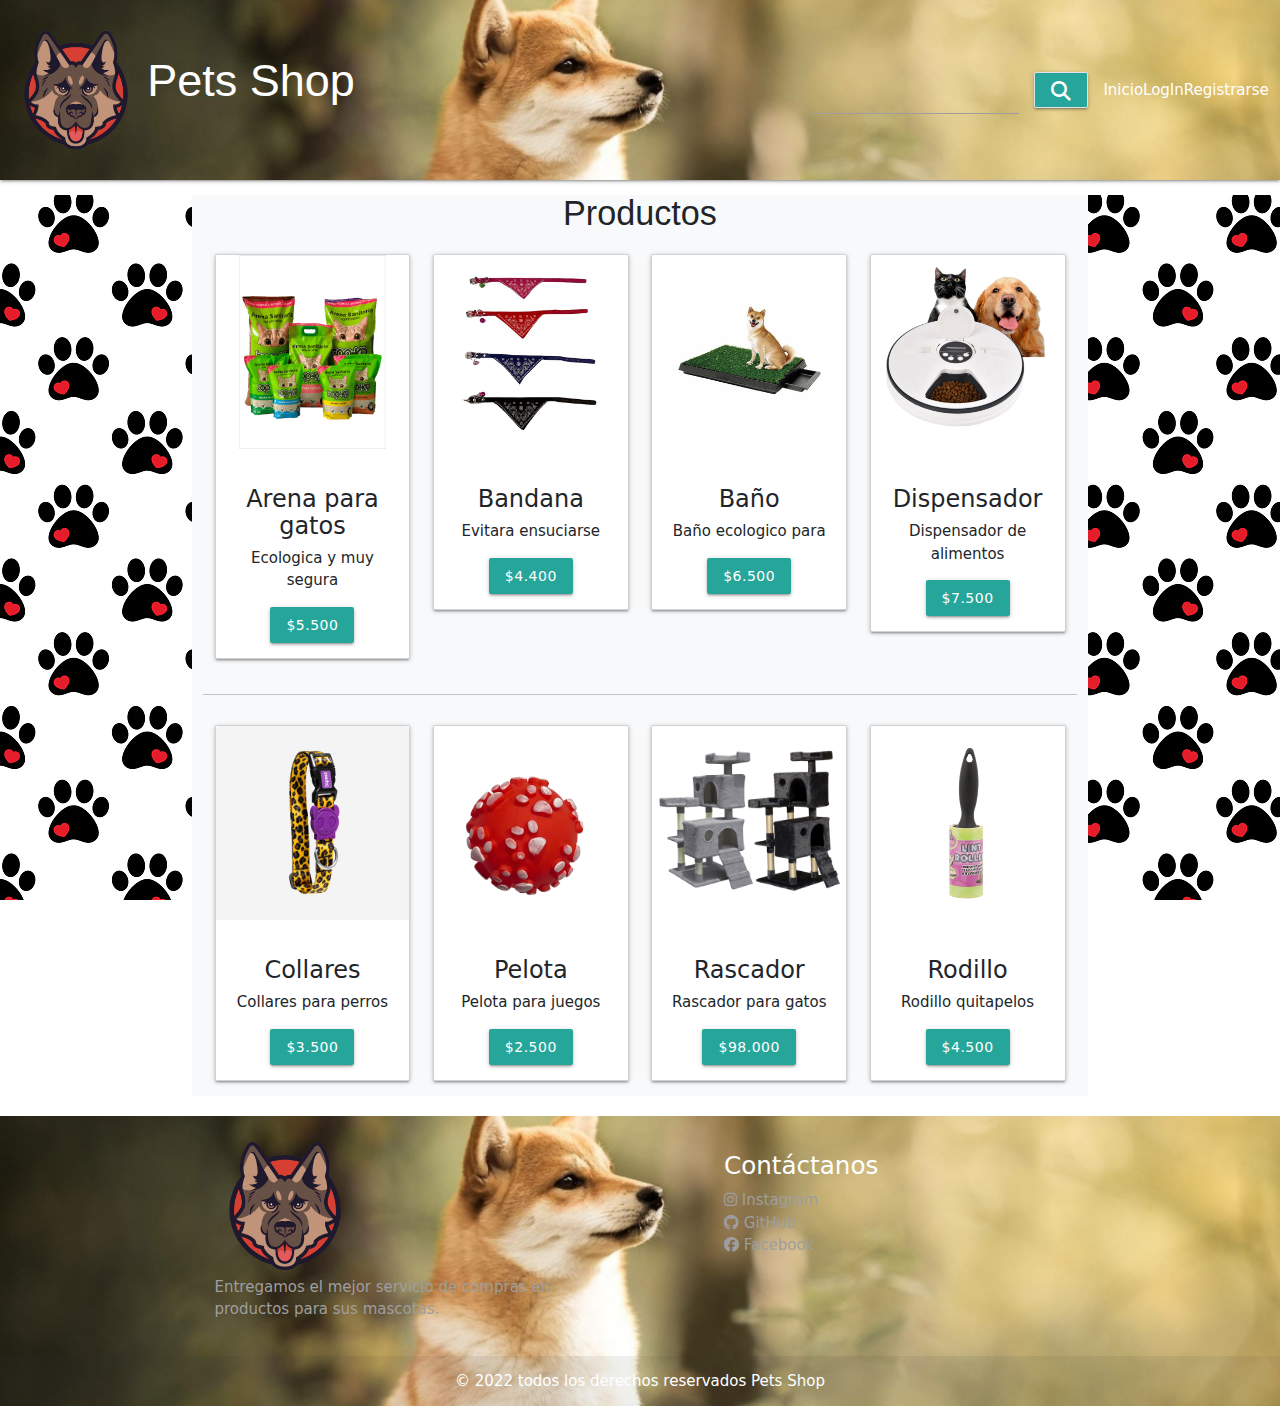
<file: index.html>
<!DOCTYPE html>
<html lang="en">
<head>
    <meta charset="UTF-8">
    <meta http-equiv="X-UA-Compatible" content="IE=edge">
    <meta name="viewport" content="width=device-width, initial-scale=1.0">
    <title>Mascotas</title>

  <!-- Latest compiled and minified CSS -->
  <link href="https://cdn.jsdelivr.net/npm/bootstrap@5.1.3/dist/css/bootstrap.min.css" rel="stylesheet">

  <link rel="stylesheet" href="https://cdnjs.cloudflare.com/ajax/libs/font-awesome/6.1.1/css/all.min.css">
  <link rel="stylesheet" href="css/style.css">

  <!-- jQuery library -->
  <script src="https://cdn.jsdelivr.net/npm/jquery@3.6.0/dist/jquery.slim.min.js"></script>




  <link href="https://fonts.googleapis.com/icon?family=Material+Icons" rel="stylesheet">
  <link href="css/materialize.css" type="text/css" rel="stylesheet" media="screen,projection" />
  <link href="css/style.css" type="text/css" rel="stylesheet" media="screen,projection" />
</head>
<body> 

  <nav class="nav-wraper navbar " style="min-height: 180px;">
    <div class="container-fluid">
      <a class="navbar-brand " href="#">
        <img src="img/Logo_Mascota-removebg-preview.png" alt="" width="130"> <span class="titulo-pagina">Pets Shop</span>
      </a>
      

      <a href="#" class="sidenav-trigger" data-target="mobile-links">
        <i class="fa-solid fa-bars"></i>
      </a>
      <ul class="right hide-on-med-and-down">
        <li class=""> <input class="text" type="text" placeholder="">
        </li>
        <li>
          <a class="btn btn-success border " href="#"> <i class="fa-solid fa-magnifying-glass"></i></a>
        </li>
        <li class="">
          <a class="nav-link text-white" href="#">Inicio</a>
        </li>
        <li class="">
          <a class="nav-link text-white" href="#" data-toggle="modal" data-target="#modallogin">LogIn</a>
        </li>
        <li class="">
          <a class="nav-link text-white" href="#" data-toggle="modal" data-target="#modalRegistro">Registrarse</a>
        </li>
      </ul>
    </div>
  </nav>

  <ul class="sidenav teal lighten-4 " id="mobile-links">

    <li class="">
    </li>


    <li>
      <div class="row">
        <form class="col s12">
          <div class="row">
            <div class="input-field col s6">
              <i class="material-icons prefix">search</i>
              <textarea id="icon_prefix2" class="materialize-textarea"></textarea>
              <label for="icon_prefix2">Busqueda</label>
            </div>
          </div>
        </form>
      </div>

      </div>

    </li>


    
    <li>
      <a class="nav-link text-black text-center" href="#" data-toggle="modal" data-target="#modallogin">LogIn</a>
    </li>

  </ul>

    <!-- Termino Navbar-->
    <div id="fondo">
      <div class="container bg-light ">
        <div class="row mt-3 text-center">
          <h4 style="font-family: 'Franklin Gothic Medium', 'Arial Narrow', Arial, sans-serif;">Productos</h4>
            <div class="col-sm-3">
                <div class="card adapt">
                    <img class="card-img-top" src="img/arena para gatos.png" alt="Card image">
                    <div class="card-body">
                      <h4 class="card-title">Arena para gatos</h4>
                      <p class="card-text">Ecologica y muy segura</p>
                      <a href="#" class="btn btn-primary">$5.500</a>
                    </div>
                  </div>
            </div>
            <div class="col-sm-3">
                <div class="card adapt">
                    <img class="card-img-top" src="img/baberos.jpg" alt="Card image">
                    <div class="card-body">
                      <h4 class="card-title">Bandana </h4>
                      <p class="card-text">Evitara ensuciarse</p>
                      <a href="#" class="btn btn-primary">$4.400</a>
                    </div>
                  </div>

            </div>
            <div class="col-sm-3">
                <div class="card adapt">
                    <img class="card-img-top" src="img/Baño ecologico para perros.jpg" alt="Card image" >
                    <div class="card-body">
                      <h4 class="card-title">Baño</h4>
                      <p class="card-text">Baño ecologico para </p>
                      <a href="#" class="btn btn-primary">$6.500</a>
                    </div>
                  </div>
            </div>
            <div class="col-sm-3">
                <div class="card adapt">
                    <img class="card-img-top" src="img/dispensador de alimentos.jpg" alt="Card image">
                    <div class="card-body">
                      <h4 class="card-title">Dispensador</h4>
                      <p class="card-text">Dispensador de alimentos</p>
                      <a href="#" class="btn btn-primary">$7.500</a>
                    </div>
                  </div>
            </div>

        </div>
        <hr>
        <div class="row mt-4 text-center">
            <div class="col-md-3 ">
                <div class="card adapt">
                    <img class="card-img-top" src="img/HONEY COLLAR DOG 001.jpg" alt="Card image">
                    <div class="card-body">
                      <h4 class="card-title">Collares</h4>
                      <p class="card-text">Collares para perros</p>
                      <a href="#" class="btn btn-primary">$3.500</a>
                    </div>
                  </div>
            </div>
            <div class="col-md-3">
                <div class="card adapt">
                    <img class="card-img-top" src="img/pelotita para perros.png" alt="Card image">
                    <div class="card-body">
                      <h4 class="card-title">Pelota</h4>
                      <p class="card-text">Pelota para juegos</p>
                      <a href="#" class="btn btn-primary">$2.500</a>
                    </div>
                  </div>

            </div>
            <div class="col-md-3">
                <div class="card adapt">
                    <img class="card-img-top" src="img/rascador para gatos.jpg" alt="Card image">
                    <div class="card-body">
                      <h4 class="card-title">Rascador</h4>
                      <p class="card-text">Rascador para gatos</p>
                      <a href="#" class="btn btn-primary">$98.000</a>
                    </div>
                  </div>
            </div>
            <div class="col-md-3 ">
                <div class="card adapt">
                    <img class="card-img-top" src="img/rodillo quitapelos.jpg" alt="Card image">
                    <div class="card-body">
                      <h4 class="card-title">Rodillo</h4>
                      <p class="card-text">Rodillo quitapelos</p>
                      <a href="#" class="btn btn-primary">$4.500</a>
                    </div>
                  </div>
            </div>
        </div>
    </div>
  </div> <!--Termino del fondo-->
    
    <!-- INICIO login-->
    <div class="modal teal lighten-5" id="modallogin">
      <div class="modal-dialog teal lighten-2">
        <div class="modal-content">
    
          <!-- Modal Header login-->
          <div class="modal-header">
            <h4 class="modal-title">LogIn</h4>
            
          </div>
    
          <!-- Modal body login -->
          <div class="modal-body text-center">
              <img src="img/user.png" alt="50" width="130" >
              <form action="user.html" method="get">
  
                <div class="form-group">
                  <label for="txtUser"><h4></h2></label>
                  <input type="text" placeholder="Usuario" class="form-control" name="txtUser" id="txtUser">
                </div>
                <div class="form-group">   
                  <label for="txtUser"></label>
                  <input type="text" placeholder="Contraseña" class="form-control" name="txtUser" id="txtUser">
                </div>
                
                <div>

                  
                <!-- <button href="index.html"  type="button" class="btn" data-target="modal">Ingresar</button>-->
                <a href="user.html" class="btn">Ingresar</a>

                </div>
               
              </form>
          </div>
    
          <!-- Modal footer Login -->
          <div class="modal-footer">
            <a href="#" style="padding-right: 155px;">Olvido su Contraseña?</a>
            <button type="button" class="btn btn-danger" data-dismiss="modal">Cerrar</button>
          </div>
        </div>
      </div>
    </div>


    <!-- INICIO Registro-->
  <div class="modal" id="modalRegistro">
    <div class="modal-dialog">
      <div class="modal-content">
  
        <!-- Modal Header Registro-->
        <div class="modal-header">
          <h4 class="modal-title">Registro</h4>
          <button type="button" class="close" data-dismiss="modal">&times;</button>
        </div>
  
        <!-- Modal body Registro -->
        <div class="modal-body" id="imgres">
            <img src="img/grupo.png"  alt="50" width="180" >
            <form">

            <div class="form-group mt-3">
              <label for="txtUser">Rut</label>
              <input type="text" placeholder="ej:13345544-6" class="form-control" name="txtUser" id="txtUser">
            </div>
              <div class="form-group mt-3">
                <label for="txtUser">Nombre</label>
                <input type="text" placeholder="ej:james" class="form-control" name="txtUser" id="txtUser">
              </div>
              <div class="form-group">   
                <label for="txtUser">Apellido:</label>
                <input type="text" placeholder="ej:garcia" class="form-control" name="txtUser" id="txtUser">
              </div>
              <div class="form-group">
                <label for="txtUser">Email:</label>
                <input type="text" placeholder="ej:usu.1@gmail.com" class="form-control" name="txtUser" id="txtUser">
              </div>
              <div class="form-group">
                <label for="txtUser">Direccion:</label>
                <input type="text" placeholder="ej:usu.1@gmail.com" class="form-control" name="txtUser" id="txtUser">
              </div>
              <div class="form-group">
                <label for="txtUser">Usuario:</label>
                <input type="text" placeholder="ej:usuario1" class="form-control" name="txtUser" id="txtUser">
              </div>
              <div class="form-group">
                <label for="txtUser">Contraseña:</label>
                <input type="text" placeholder="ej:usuario1234gh" class="form-control" name="txtUser" id="txtUser">
              </div>     
              </form>
              </div>
              <div>

                <button type="button" class="btn btn-success" data-target="modal">Registrar</button>
                <button type="button" class="btn btn-info" data-target="modal">Editar</button>

              </div>
             
            </form>
        </div>
  
        <!-- Modal footer Registro -->
        <div class="modal-footer">
          <button type="button" class="btn btn-danger" data-dismiss="modal">Cerrar</button>
        </div>
      </div>
    </div>
  </div>



      <!-- Footer-->
<footer class="page-footer teal lighten-4">
          <div class="container ">
            <div class="row">
              <div class="col l6 s12">
                <img src="img/Logo_Mascota-removebg-preview.png" alt="" width="140">
                <p class="grey-text text-white"> Entregamos el mejor servicio de compras en productos para sus mascotas. </p>
              </div>
              <div class="col l4 offset-l2 s12">
                <h5 class="white-text">Contáctanos</h5>
                <ul class="">
                  <li>
                    <a class="grey-text" href="#!"><i class="fa-brands fa-instagram"></i> Instagram</a>
                  </li>
                  <li><a class="grey-text text-white" href="https://github.com/JaimeAndresG/PGY004"><i class="fa-brands fa-github"></i> GitHub</a>
                  </li>
                  <li><a class="grey-text text-white" href="#!"><i class="fa-brands fa-facebook"></i> Facebook</a>
                  </li>
                </ul>
              </div>
            </div>
          </div>
          <div class="footer-copyright text-black">
            <div class="container text-center text-white">
            © 2022 todos los derechos reservados Pets Shop
            </div>
          </div>
        </footer>


<!-- Latest compiled JavaScript -->
<script src="https://cdn.jsdelivr.net/npm/bootstrap@4.6.1/dist/js/bootstrap.bundle.min.js"></script>



<!--  Scripts-->
<script src="https://code.jquery.com/jquery-2.1.1.min.js"></script>
<script src="js/materialize.js"></script>
<script src="js/init.js"></script>

</body>
</html>
</file>
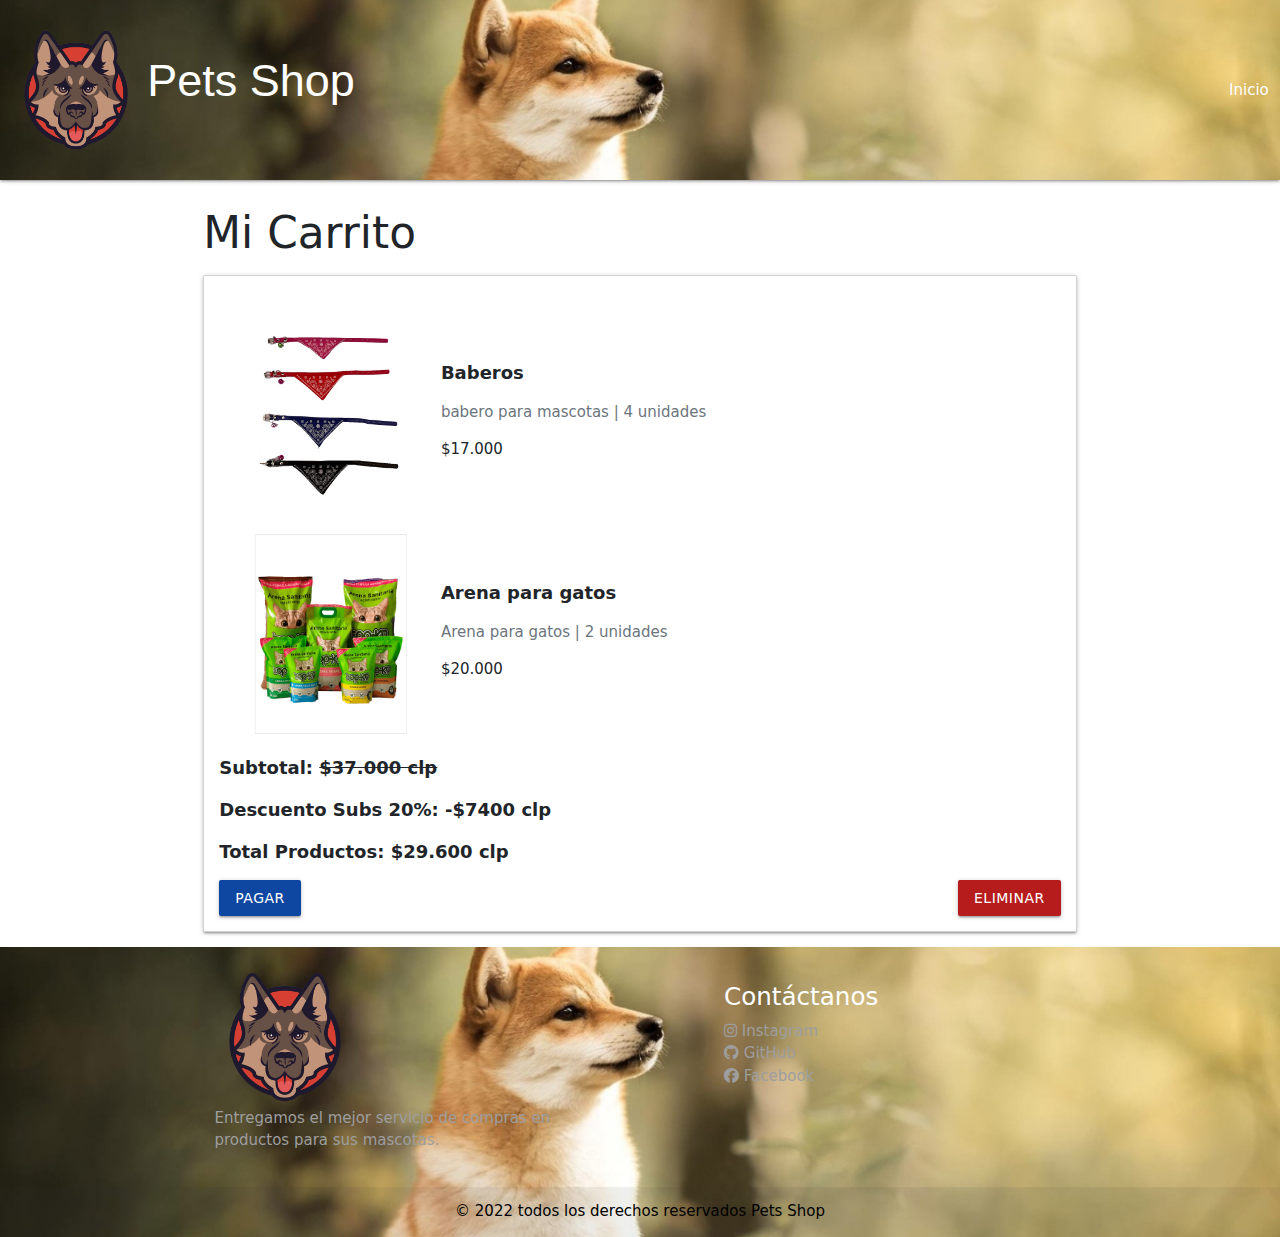
<file: carrito.html>
<!DOCTYPE html>
<html lang="en">
<head>
    <meta charset="UTF-8">
    <meta http-equiv="X-UA-Compatible" content="IE=edge">
    <meta name="viewport" content="width=device-width, initial-scale=1.0">
    <title>Carrito</title>
    <!-- Latest compiled and minified CSS -->
  <link href="https://cdn.jsdelivr.net/npm/bootstrap@5.1.3/dist/css/bootstrap.min.css" rel="stylesheet">

  <link rel="stylesheet" href="https://cdnjs.cloudflare.com/ajax/libs/font-awesome/6.1.1/css/all.min.css">
  <link rel="stylesheet" href="css/style.css">

  <!-- jQuery library -->
  <script src="https://cdn.jsdelivr.net/npm/jquery@3.6.0/dist/jquery.slim.min.js"></script>




  <link href="https://fonts.googleapis.com/icon?family=Material+Icons" rel="stylesheet">
  <link href="css/materialize.css" type="text/css" rel="stylesheet" media="screen,projection" />
  <link href="css/style.css" type="text/css" rel="stylesheet" media="screen,projection" />

</head>
<body>
    <nav class="nav-wraper navbar " style="min-height: 180px;">
    <div class="container-fluid">
      <a class="navbar-brand " href="#">
        <img src="img/Logo_Mascota-removebg-preview.png" alt="" width="130"> <span class="titulo-pagina">Pets Shop</span>
      </a>
      

      <a href="#" class="sidenav-trigger" data-target="mobile-links">
        <i class="fa-solid fa-bars"></i>
      </a>
      <ul class="right hide-on-med-and-down">
    
        <li class="">
          <a class="nav-link text-white" href="user.html">Inicio</a>
        </li>
        
      </ul>
      
    </div>
  </nav>

  <ul class="sidenav teal lighten-4 " id="mobile-links">
    <li>
      <div class="chip">
        <img src="img/user.png" alt="Contact Person">
        Usuario Apellido
      </div>
    </li>

    <li >
      <a  class="nav-link "href="carrito.html"> Mi carrito <i class="fa-solid fa-cart-shopping"   ></i></a>
    </li>
    <li>
      <a class="nav-link " href="perfil.html"><i class="fa-solid fa-house"></i> Mi Perfil </i></a>
    </li>
    <li>
      <a class="nav-link " href="compras.html"><i class="fa-solid fa-bag-shopping"></i> Mis compras </i></a>
    </li>
    <li>
      <a class="nav-link " href="#"><i class="fa-solid fa-heart"></i> Mis favoritos </a>
    </li>
    <li class=""  >
      <a class="nav-link " href="user.html" >Tienda</a>
  </li>
    
    
    </div>

    <li>
      <div class="row">
        <form class="col s12">
          <div class="row">
            <div class="input-field col s6">
              <i class="material-icons prefix">search</i>
              <textarea id="icon_prefix2" class="materialize-textarea"></textarea>
              <label for="icon_prefix2">Busqueda</label>
            </div>
          </div>
        </form>
      </div>

      </div>

    </li>
    
    <li>
      <a class="nav-link "href="index.html"><i class="fa-solid fa-arrow-right-from-bracket"></i> Cerrar sesión </i></a>
    </li>

  </ul>

  <!--FIn navbar-->
<div class="container mt-4">
    <h3>Mi Carrito</h3>
    <div class="card">
        <div class="card-body">
            <h4 class="card-title"><p class="compra-title2"></p></h4>
            <div class="row">
                <div class="col-sm-3"><img class="imgcompra"
                        src="img/baberos.jpg"></div>
                <div class="col-sm-9">
                    <p class="card-text compra-texto mt-5">
                        Baberos
                    </p>
                    <p class="text-secondary">  babero para mascotas | 4 unidades</p>
                    <p>$17.000</p>
                </div>
    
            </div>

            <div class="row">
                <div class="col-sm-3"><img class="imgcompra"
                        src="img/arena para gatos.png"></div>
                <div class="col-sm-9">
                    <p class="card-text compra-texto mt-5">
                        Arena para gatos
                    </p>
                    <p class="text-secondary">  Arena para gatos | 2 unidades</p>
                    <p>$20.000</p>
                </div>
    
            </div>
                
    
    
            <p class="compra-texto">Subtotal: <strike> $37.000 clp</strike></p>
            <p class="compra-texto">Descuento Subs 20%: -$7400  clp</p>
            <p class="compra-texto">Total Productos: $29.600  clp</p>

            <div>

                
              </div>

            <div class="d-flex justify-content-between">
                <button type="button" class="btn blue darken-4" data-target="modal">Pagar</button>
                <a href="#" class="btn red darken-4">Eliminar</a>

            </div>
    
        </div>
    </div>

    
</div>

  <!-- Footer-->
<footer class="page-footer teal lighten-4">
    <div class="container ">
      <div class="row">
        <div class="col l6 s12">
          <img src="img/Logo_Mascota-removebg-preview.png" alt="" width="140">
          <p class="grey-text text-white"> Entregamos el mejor servicio de compras en productos para sus mascotas. </p>
        </div>
        <div class="col l4 offset-l2 s12">
          <h5 class="white-text">Contáctanos</h5>
          <ul class="">
            <li>
              <a class="grey-text" href="#!"><i class="fa-brands fa-instagram"></i> Instagram</a>
            </li>
            <li><a class="grey-text text-white" href="#!"><i class="fa-brands fa-github"></i> GitHub</a>
            </li>
            <li><a class="grey-text text-white" href="#!"><i class="fa-brands fa-facebook"></i> Facebook</a>
            </li>
          </ul>
        </div>
      </div>
    </div>
    <div class="footer-copyright">
      <div class="container text-center text-black">
      © 2022 todos los derechos reservados Pets Shop
      </div>
    </div>
  </footer>

  <!--  Scripts-->
<script src="https://code.jquery.com/jquery-2.1.1.min.js"></script>
<script src="js/materialize.js"></script>
<script src="js/init.js"></script>
<!-- Scripts -->
  <script src="https://cdn.jsdelivr.net/npm/bootstrap@4.6.1/dist/js/bootstrap.bundle.min.js"></script>
</body>
</html>
</file>
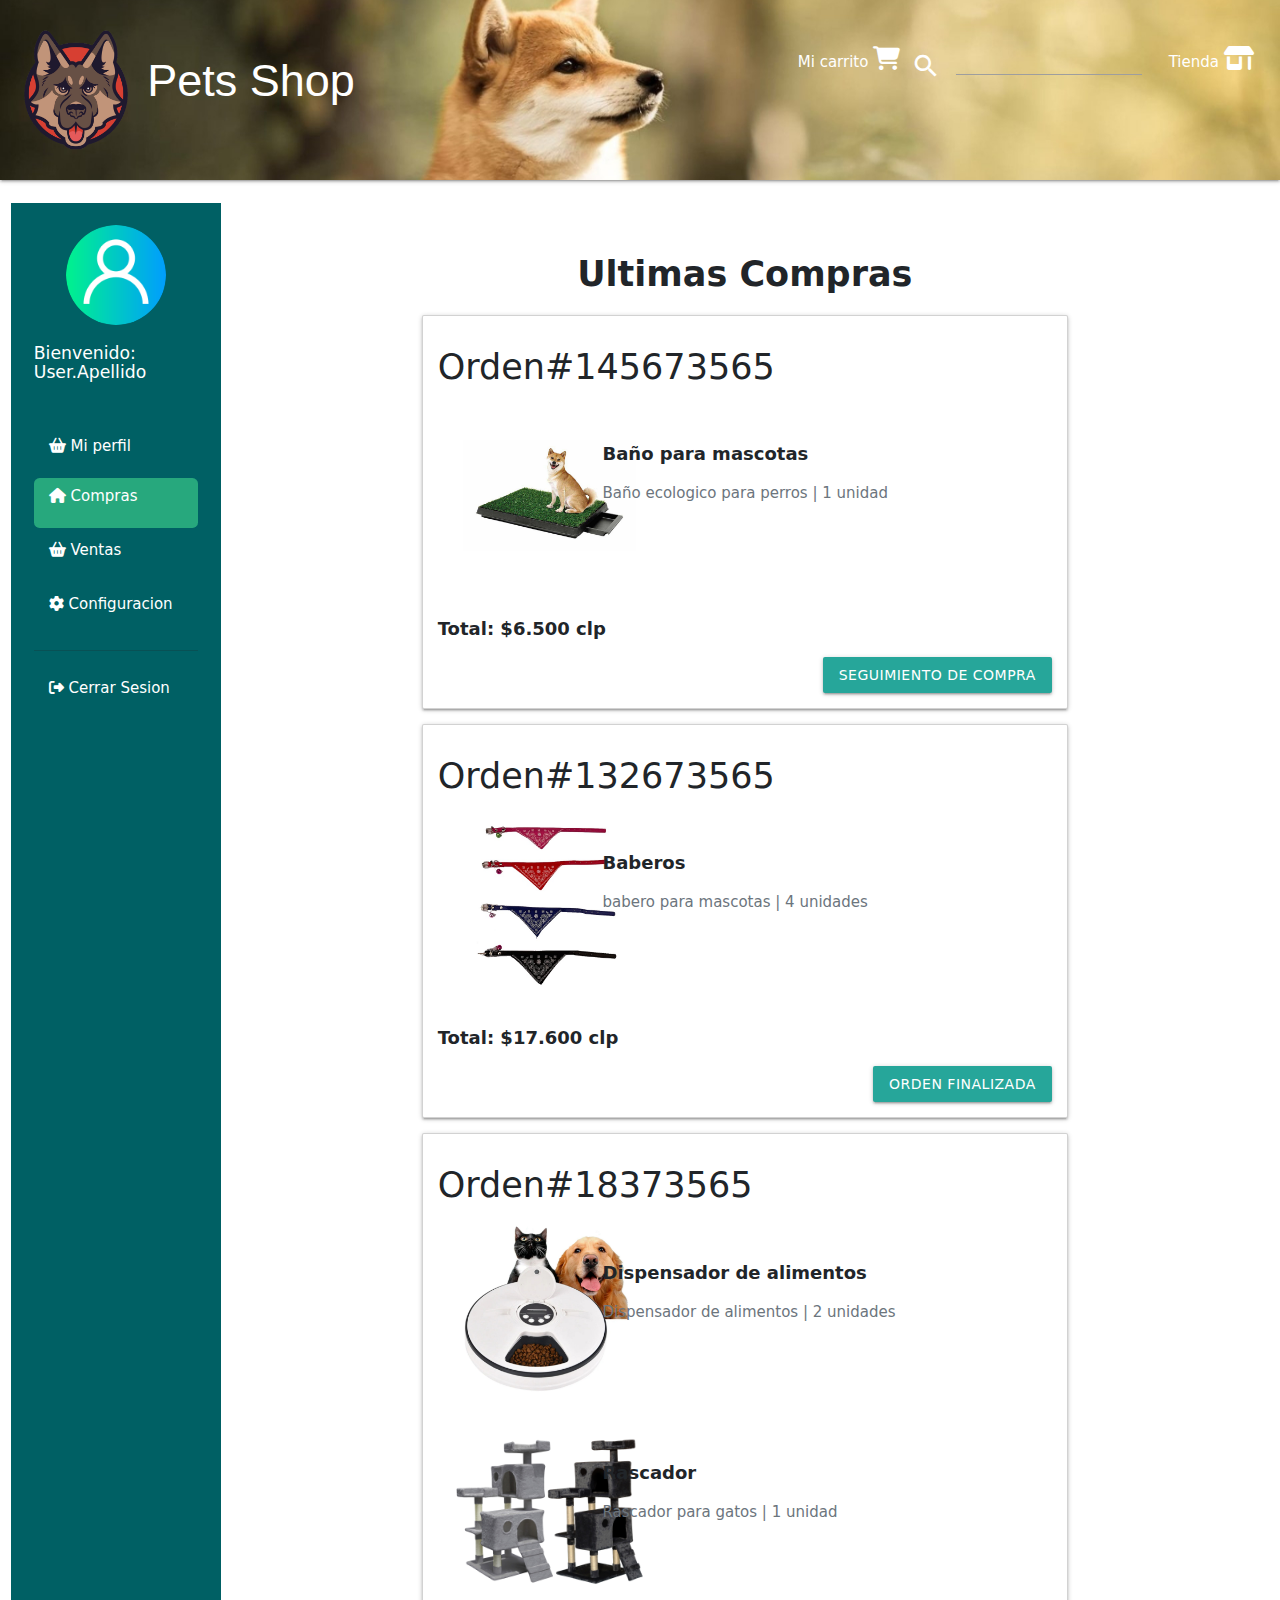
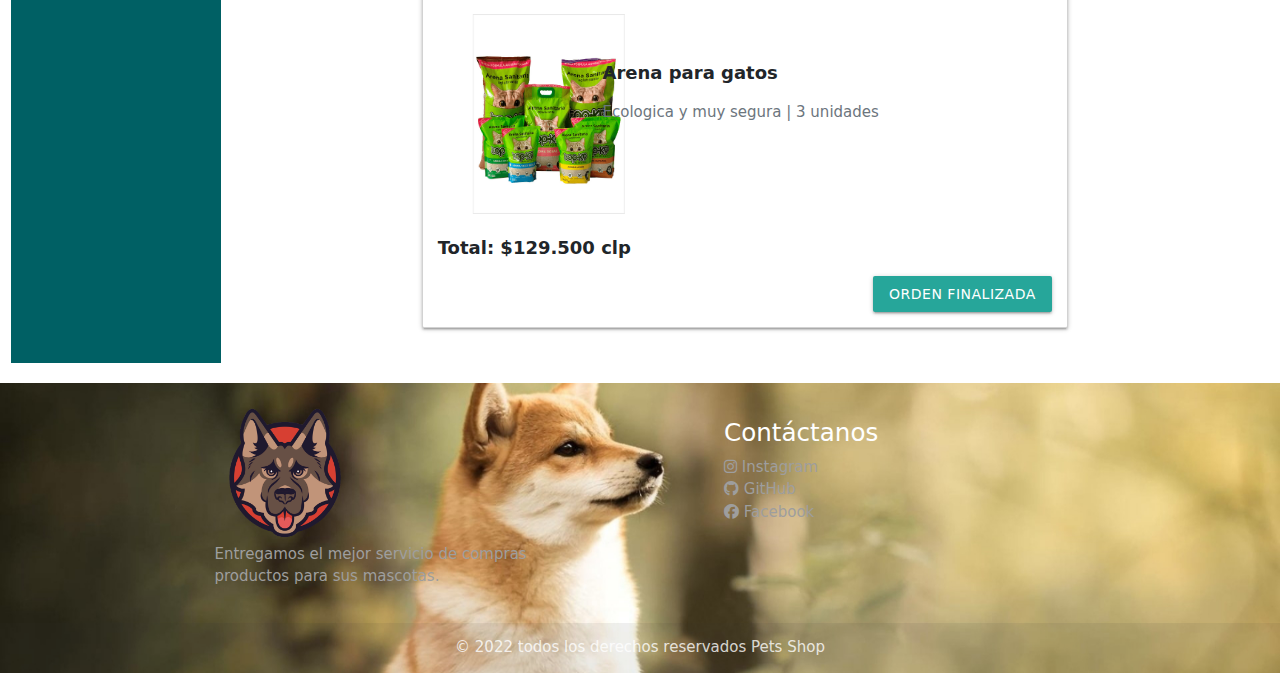
<file: compras.html>
<!DOCTYPE html>
<html lang="en">
<head>
    <meta charset="UTF-8">
    <meta http-equiv="X-UA-Compatible" content="IE=edge">
    <meta name="viewport" content="width=device-width, initial-scale=1.0">
    <title>Mascotas</title>

   <!-- Latest compiled and minified CSS -->
  <link href="https://cdn.jsdelivr.net/npm/bootstrap@5.1.3/dist/css/bootstrap.min.css" rel="stylesheet">

  <link rel="stylesheet" href="https://cdnjs.cloudflare.com/ajax/libs/font-awesome/6.1.1/css/all.min.css">
  <link rel="stylesheet" href="css/style.css">

  <!-- jQuery library -->
  <script src="https://cdn.jsdelivr.net/npm/jquery@3.6.0/dist/jquery.slim.min.js"></script>




  <link href="https://fonts.googleapis.com/icon?family=Material+Icons" rel="stylesheet">
  <link href="css/materialize.css" type="text/css" rel="stylesheet" media="screen,projection" />
  <link href="css/style.css" type="text/css" rel="stylesheet" media="screen,projection" />
  


</head>
<body>
  <!-- INICIO Navbar--> 
    <nav class="nav-wraper navbar " style="min-height: 180px;">
      <div class="container-fluid">
        <a class="navbar-brand " href="#">
          <img src="img/Logo_Mascota-removebg-preview.png" alt="" width="130"> <span class="titulo-pagina">Pets Shop</span>
        </a>
        
  
        <a href="#" class="sidenav-trigger" data-target="mobile-links">
          <i class="fa-solid fa-bars"></i>
        </a>

        <ul class=" hide-on-med-and-down">

            <li class="nav-item">
                <a  class="nav-link "href="carrito.html"> Mi carrito <i class="fa-solid fa-cart-shopping"   ></i></a>
              </li>
          
          <li>
            <div class="row">
              <form class="col s12">
                <div class="row">
                  <div class="input-field col s6">
                    <i class="material-icons prefix">search</i>
                    <textarea id="icon_prefix2" class="materialize-textarea"></textarea>
                    <label for="icon_prefix2"></label>
                  </div>
                </div>
              </form>
          </li>
          
          <li class=""  >
              <a class="" href="user.html"  >Tienda <i class="fa-solid fa-shop"> </i></a>
          </li>
     

         

        </ul>
      </div>
    </nav>
  
    <ul class="sidenav teal lighten-4 " id="mobile-links">
      <li>
        <div class="chip">
          <img src="img/user.png" alt="Contact Person">
          Usuario Apellido
        </div>
      </li>

      <li >
        <a  class="nav-link "href="carrito.html"> Mi carrito <i class="fa-solid fa-cart-shopping"   ></i></a>
      </li>
      <li>
        <a class="nav-link " href="perfil.html"><i class="fa-solid fa-house"></i> Mi Perfil </i></a>
      </li>
      <li>
        <a class="nav-link " href="compras.html"><i class="fa-solid fa-bag-shopping"></i> Mis compras </i></a>
      </li>
      <li>
        <a class="nav-link " href="#"><i class="fa-solid fa-heart"></i> Mis favoritos </a>
      </li>
      <li class=""  >
        <a class="nav-link " href="user.html" >Tienda</a>
    </li>
      
      
      </div>
  
      <li>
        <div class="row">
          <form class="col s12">
            <div class="row">
              <div class="input-field col s6">
                <i class="material-icons prefix">search</i>
                <textarea id="icon_prefix2" class="materialize-textarea"></textarea>
                <label for="icon_prefix2">Busqueda</label>
              </div>
            </div>
          </form>
        </div>
  
        </div>
  
      </li>
      
      <li>
        <a class="nav-link "href="index.html"><i class="fa-solid fa-arrow-right-from-bracket"></i> Cerrar sesión </i></a>
      </li>
  
    </ul>

    <!-- TERMINO Navbar-->

    <div class="container-fluid mt-4">
        <div class="row">
            <div class="col-sm-2 cyan darken-4 hide-on-med-and-down" style="min-height: 80vh;">
                <div class="row perfil">
                    <div class="col-sm-12 mt-4 d-flex justify-content-center">
                        <img class="avatar" src="img/user.png" width="100" alt="">
                    </div>
                    <div class="col-sm-12 mt-2 d-flex justify-content-center text-white">
                        <h6>Bienvenido: User.Apellido</h6>
                    </div>
                </div>
                <div class="row">
                    <div class="col-sm-12">

                      
                        <ul class="nav nav-pills flex-column mt-3 hi">

                            <li class="nav-item mt-1">
                                <a class="nav-link" href="perfil.html"><i class="fa fa-basket-shopping"></i></i> Mi perfil</a>
                            </li>
                            <li class="nav-item activo rounded">
                                <a class="nav-link " href="compras"> <i class="fa fa-home"></i> Compras</a>
                            </li>
                            <li class="nav-item mt-1">
                                <a class="nav-link" href="#"><i class="fa fa-basket-shopping"></i></i> Ventas</a>
                            </li>
                            <li class="nav-item mt-1">
                                <a class="nav-link" href="#"><i class="fa fa-gear"></i> Configuracion</a>
                            </li>
                            <hr>
                            <li class="nav-item mt-1">
                                <a class="nav-link text-white" href="index.html"><i
                                        class="fa fa-right-from-bracket"></i> Cerrar Sesion</a>
                            </li>
                        </ul>
                    </div>
                </div>


            </div>
            <div class="col-sm-10">
                <div class="container-fluid">
                    <div class="row">
                        <div class="col-sm-2">

                        </div>
                        <div class="col-sm-8 mt-5 ">


                            <p class="compra-title text-center">Ultimas Compras</p>


                            <div class="card">
                                <div class="card-body">
                                    <h4 class="card-title"><p class="compra-title2">Orden#145673565</p></h4>
                                    <div class="row">
                                        <div class="col-sm-3"><img class="imgcompra"
                                                src="img/Baño ecologico para perros.jpg"></div>
                                        <div class="col-sm-9">
                                            <p class="card-text compra-texto mt-5">
                                                Baño para mascotas
                                            </p>
                                            <p class="text-secondary">Baño ecologico para perros | 1 unidad</p>
                                        </div>

                                    </div>



                                    <p class="compra-texto">Total: $6.500 clp</p>
                                    <div class="d-flex justify-content-end">
                                        <a href="seguimiento.html" class="card-link btn">Seguimiento de compra</a>
                                    </div>

                                </div>
                            </div>

                            <div class="card">
                                <div class="card-body">
                                    <h4 class="card-title"><p class="compra-title2">Orden#132673565</p></h4>
                                    <div class="row">
                                        <div class="col-sm-3"><img class="imgcompra"
                                                src="img/baberos.jpg"></div>
                                        <div class="col-sm-9">
                                            <p class="card-text compra-texto mt-5">
                                                Baberos
                                            </p>
                                            <p class="text-secondary">  babero para mascotas | 4 unidades</p>
                                        </div>

                                    </div>



                                    <p class="compra-texto">Total: $17.600 clp</p>
                                    <div class="d-flex justify-content-end">
                                        <a href="#" class="card-link btn">Orden Finalizada</a>
                                    </div>

                                </div>
                            </div>
                            <div class="card">
                                <div class="card-body">
                                    <h4 class="card-title"><p class="compra-title2">Orden#18373565</p></h4>
                                    <div class="row">
                                        <div class="col-sm-3"><img class="imgcompra"
                                                src="img/dispensador de alimentos.jpg"></div>
                                        <div class="col-sm-9">
                                            <p class="card-text compra-texto mt-5">
                                                Dispensador de alimentos
                                            </p>
                                            <p class="text-secondary">Dispensador de alimentos | 2 unidades</p>
                                        </div>
                                        <div class="col-sm-3"><img class="imgcompra"
                                            src="img/rascador para gatos.jpg"></div>
                                    <div class="col-sm-9">
                                        <p class="card-text compra-texto mt-5">
                                            Rascador
                                        </p>
                                        <p class="text-secondary">Rascador para gatos | 1 unidad</p>
                                    </div>
                                    <div class="col-sm-3"><img class="imgcompra"
                                        src="img/arena para gatos.png"></div>
                                <div class="col-sm-9">
                                    <p class="card-text compra-texto mt-5">
                                        Arena para gatos
                                    </p>
                                    <p class="text-secondary">Ecologica y muy segura | 3 unidades</p>
                                </div>
                                        

                                    </div>



                                    <p class="compra-texto">Total: $129.500 clp</p>
                                    <div class="d-flex justify-content-end">
                                        <a href="#" class="card-link btn">Orden Finalizada</a>
                                    </div>

                                </div>
                            </div>
                        </div>
                        <div class="col-sm-2 "></div>

                    </div>

                </div>

            </div>
        </div>
    </div>


    <footer class="page-footer teal lighten-4 mt-0">
        <div class="container ">
            <div class="row">
                <div class="col l6 s12">
                    <img src="img/Logo_Mascota-removebg-preview.png" alt="" width="140">
                    <p class="grey-text text-white"> Entregamos el mejor servicio de compras productos para sus
                        mascotas. </p>
                </div>
                <div class="col l4 offset-l2 s12">
                    <h5 class="white-text">Contáctanos</h5>
                    <ul>
                        <li>
                            <a class="grey-text text-white" href="#!"><i class="fa-brands fa-instagram"></i>
                                Instagram</a>
                        </li>
                        <li><a class="grey-text text-white" href="#!"><i class="fa-brands fa-github"></i> GitHub</a>
                        </li>
                        <li><a class="grey-text text-white" href="#!"><i class="fa-brands fa-facebook"></i> Facebook</a>
                        </li>
                    </ul>
                </div>
            </div>
        </div>
        <div class="footer-copyright">
            <div class="container text-center">
                © 2022 todos los derechos reservados Pets Shop
            </div>
        </div>
    </footer>

<!-- Latest compiled JavaScript -->
<script src="https://cdn.jsdelivr.net/npm/bootstrap@4.6.1/dist/js/bootstrap.bundle.min.js"></script>



<!--  Scripts-->
<script src="https://code.jquery.com/jquery-2.1.1.min.js"></script>
<script src="js/materialize.js"></script>
<script src="js/init.js"></script>

</body>

</html>
</file>
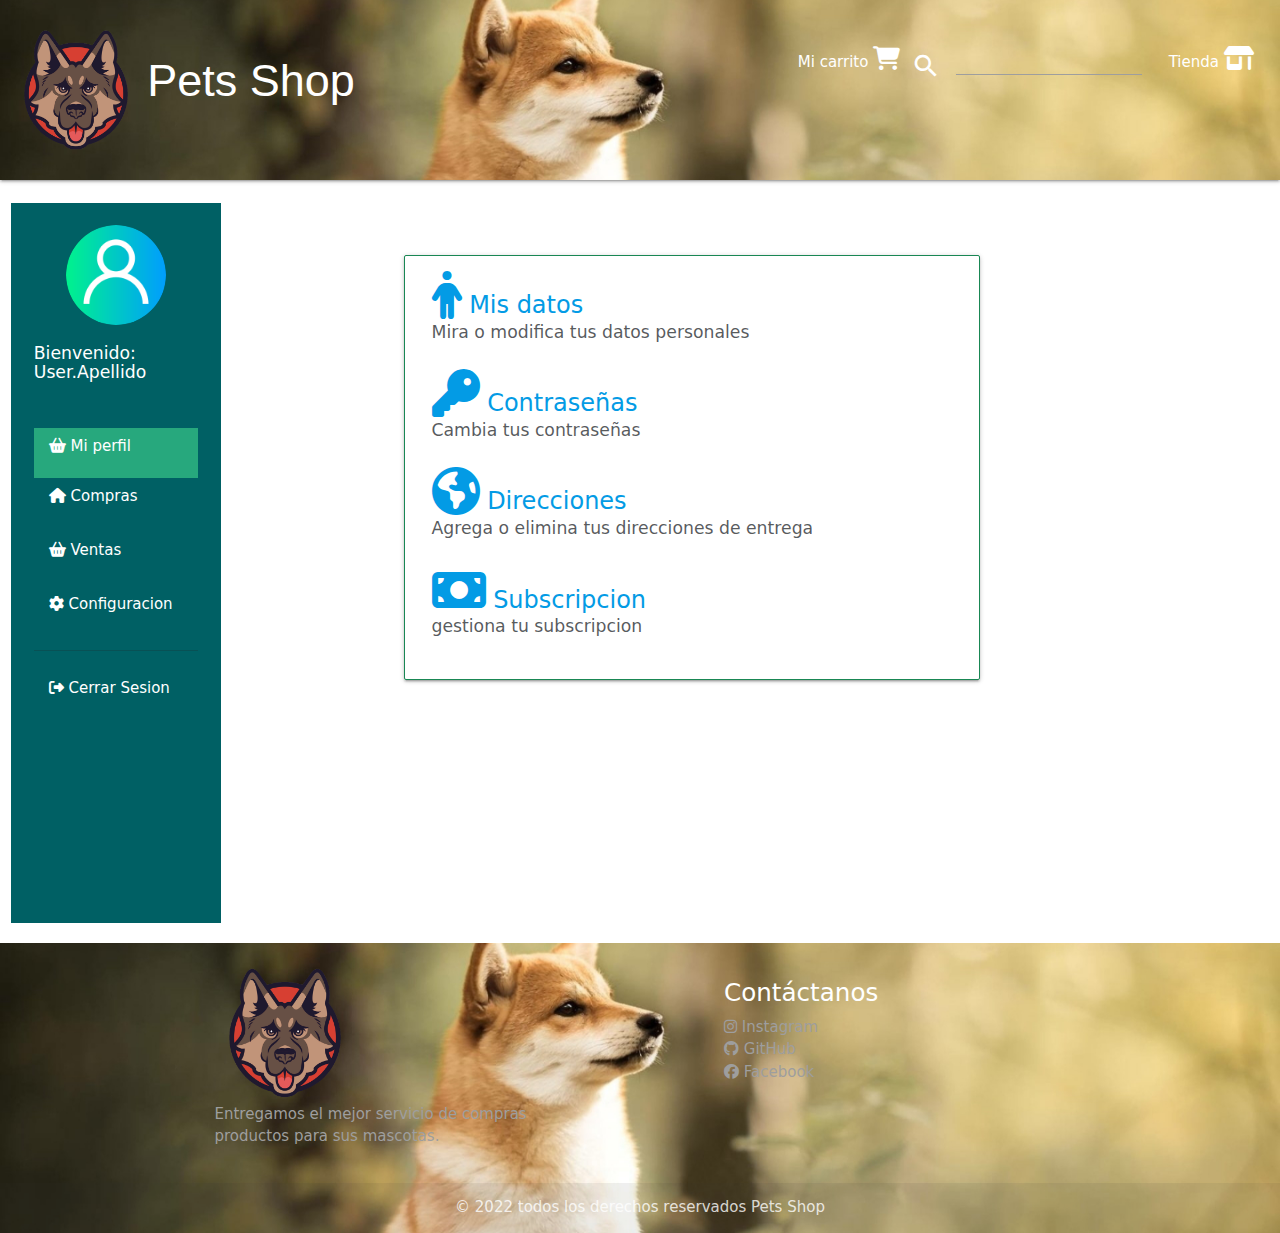
<file: perfil.html>
<!DOCTYPE html>
<html lang="en">
<head>
    <meta charset="UTF-8">
    <meta http-equiv="X-UA-Compatible" content="IE=edge">
    <meta name="viewport" content="width=device-width, initial-scale=1.0">
    <title>Mascotas</title>

   <!-- Latest compiled and minified CSS -->
  <link href="https://cdn.jsdelivr.net/npm/bootstrap@5.1.3/dist/css/bootstrap.min.css" rel="stylesheet">

  <link rel="stylesheet" href="https://cdnjs.cloudflare.com/ajax/libs/font-awesome/6.1.1/css/all.min.css">
  <link rel="stylesheet" href="css/style.css">

  <!-- jQuery library -->
  <script src="https://cdn.jsdelivr.net/npm/jquery@3.6.0/dist/jquery.slim.min.js"></script>




  <link href="https://fonts.googleapis.com/icon?family=Material+Icons" rel="stylesheet">
  <link href="css/materialize.css" type="text/css" rel="stylesheet" media="screen,projection" />
  <link href="css/style.css" type="text/css" rel="stylesheet" media="screen,projection" />
  


</head>
<body>
  <!-- INICIO Navbar--> 
    <nav class="nav-wraper navbar " style="min-height: 180px;">
      <div class="container-fluid">
        <a class="navbar-brand " href="#">
          <img src="img/Logo_Mascota-removebg-preview.png" alt="" width="130"> <span class="titulo-pagina">Pets Shop</span>
        </a>
        
  
        <a href="#" class="sidenav-trigger" data-target="mobile-links">
          <i class="fa-solid fa-bars"></i>
        </a>

        <ul class=" hide-on-med-and-down">

            <li class="nav-item">
                <a  class="nav-link "href="carrito.html"> Mi carrito <i class="fa-solid fa-cart-shopping"   ></i></a>
              </li>
          
          <li>
            <div class="row">
              <form class="col s12">
                <div class="row">
                  <div class="input-field col s6">
                    <i class="material-icons prefix">search</i>
                    <textarea id="icon_prefix2" class="materialize-textarea"></textarea>
                    <label for="icon_prefix2"></label>
                  </div>
                </div>
              </form>
          </li>
          
          <li class=""  >
            <a class="" href="user.html"  >Tienda <i class="fa-solid fa-shop"> </i></a>
          </li>
     

         

        </ul>
      </div>
    </nav>
  
    <ul class="sidenav teal lighten-4 " id="mobile-links">
      <li>
        <div class="chip">
          <img src="img/user.png" alt="Contact Person">
          Usuario Apellido
        </div>
      </li>

      <li >
        <a  class="nav-link "href="carrito.html"> Mi carrito <i class="fa-solid fa-cart-shopping"   ></i></a>
      </li>
      <li>
        <a class="nav-link " href="perfil.html"><i class="fa-solid fa-house"></i> Mi Perfil </i></a>
      </li>
      <li>
        <a class="nav-link " href="compras.html"><i class="fa-solid fa-bag-shopping"></i> Mis compras </i></a>
      </li>
      <li>
        <a class="nav-link " href="#"><i class="fa-solid fa-heart"></i> Mis favoritos </a>
      </li>
      <li class=""  >
        <a class="nav-link " href="user.html" >Tienda</a>
    </li>
      
      
      </div>
  
      <li>
        <div class="row">
          <form class="col s12">
            <div class="row">
              <div class="input-field col s6">
                <i class="material-icons prefix">search</i>
                <textarea id="icon_prefix2" class="materialize-textarea"></textarea>
                <label for="icon_prefix2">Busqueda</label>
              </div>
            </div>
          </form>
        </div>
  
        </div>
  
      </li>
      
      <li>
        <a class="nav-link "href="index.html"><i class="fa-solid fa-arrow-right-from-bracket"></i> Cerrar sesión </i></a>
      </li>
  
    </ul>

    <!-- TERMINO Navbar-->
    <div class="container-fluid mt-4 ">
        <div class="row">
            <div class="col-sm-2 cyan darken-4 hide-on-med-and-down" style="min-height: 80vh;">
                <div class="row perfil">
                    <div class="col-sm-12 mt-4 d-flex justify-content-center">
                        <img class="avatar" src="img/user.png" width="100" alt="">
                    </div>
                    <div class="col-sm-12 mt-2 d-flex justify-content-center text-white">
                        <h6>Bienvenido: User.Apellido</h6>
                    </div>
                </div>
                <div class="row">
                    <div class="col-sm-12">
                        <ul class="nav nav-pills flex-column mt-3">


                            <li class="nav-item activo mt-1">
                                <a class="nav-link" href="perfil.html"><i class="fa fa-basket-shopping"></i></i> Mi perfil</a>
                            </li>
                            <li class="nav-item  rounded">

                                <a class="nav-link " href="compras.html"> <i class="fa fa-home"></i> Compras</a>
                            </li>
                            <li class="nav-item mt-1">
                                <a class="nav-link" href="#"><i class="fa fa-basket-shopping"></i></i> Ventas</a>
                            </li>
                            <li class="nav-item mt-1">
                                <a class="nav-link" href="#"><i class="fa fa-gear"></i> Configuracion</a>
                            </li>
                            <hr>
                            <li class="nav-item mt-1">
                                <a class="nav-link text-white" href="index.html"><i
                                        class="fa fa-right-from-bracket"></i> Cerrar Sesion</a>
                            </li>
                        </ul>
                    </div>
                </div>


            </div>
            <div class="col-sm-9">
                <div class="container-fluid">
                    <div class="row">
                        <div class="col-sm-2">

                        </div>
                        <div class="col-sm-8 mt-5 ">
                            <div class="card border-success">
                                <div class="card-body  ">
                                    <a href="">
                                        <div class="row rounded">
                                            <h5 class="card-title"> <i class="fa-solid fa-person fa-2x"></i > Mis datos</h5>

                                            <h6 class="card-subtitle mb-2 text-muted">Mira o modifica tus datos
                                                personales</h6>
                                        </div>
                                    </a>



                                    <a href="">
                                        <div class="row">
                                            <h5 class="card-title"> <i class="fa-solid fa-key fa-2x"></i> Contraseñas</h5>

                                            <h6 class="card-subtitle mb-2 text-muted">Cambia tus contraseñas</h6>
                                        </div>
                                    </a>
                                    <a href="">
                                        <div class="row">
                                            <h5 class="card-title"> <i class="fa-solid fa-earth-americas fa-2x"></i> Direcciones</h5>

                                            <h6 class="card-subtitle mb-2 text-muted">Agrega o elimina tus direcciones
                                                de entrega</h6>
                                        </div>
                                    </a>

                                    <a href="">
                                        <div class="row">
                                            <h5 class="card-title"> <i class="fa-solid fa-money-bill fa-2x"></i> Subscripcion</h5>

                                            <h6 class="card-subtitle mb-2 text-muted">gestiona tu subscripcion</h6>
                                        </div>
                                    </a>






                                </div>

                            </div>
                        <div class="col-sm-1 "></div>

                        </div>

                    </div>

                </div>
            </div>
        </div>
</div>

<footer class="page-footer teal lighten-4 mt-0">
            <div class="container ">
                <div class="row">
                    <div class="col l6 s12">
                        <img src="img/Logo_Mascota-removebg-preview.png" alt="" width="140">
                        <p class="grey-text text-white"> Entregamos el mejor servicio de compras productos para sus
                            mascotas. </p>
                    </div>
                    <div class="col l4 offset-l2 s12">
                        <h5 class="white-text">Contáctanos</h5>
                        <ul>
                            <li>
                                <a class="grey-text text-white" href="#!"><i class="fa-brands fa-instagram"></i>
                                    Instagram</a>
                            </li>
                            <li><a class="grey-text text-white" href="#!"><i class="fa-brands fa-github"></i> GitHub</a>
                            </li>
                            <li><a class="grey-text text-white" href="#!"><i class="fa-brands fa-facebook"></i>
                                    Facebook</a>
                            </li>
                        </ul>
                    </div>
                </div>
            </div>
            <div class="footer-copyright">
                <div class="container text-center">
                    © 2022 todos los derechos reservados Pets Shop
                </div>
            </div>
        </footer>

  <!--  Scripts-->
<script src="https://code.jquery.com/jquery-2.1.1.min.js"></script>
<script src="js/materialize.js"></script>
<script src="js/init.js"></script>
<!-- Scripts -->
  <script src="https://cdn.jsdelivr.net/npm/bootstrap@4.6.1/dist/js/bootstrap.bundle.min.js"></script>


</body>

</html>
</file>
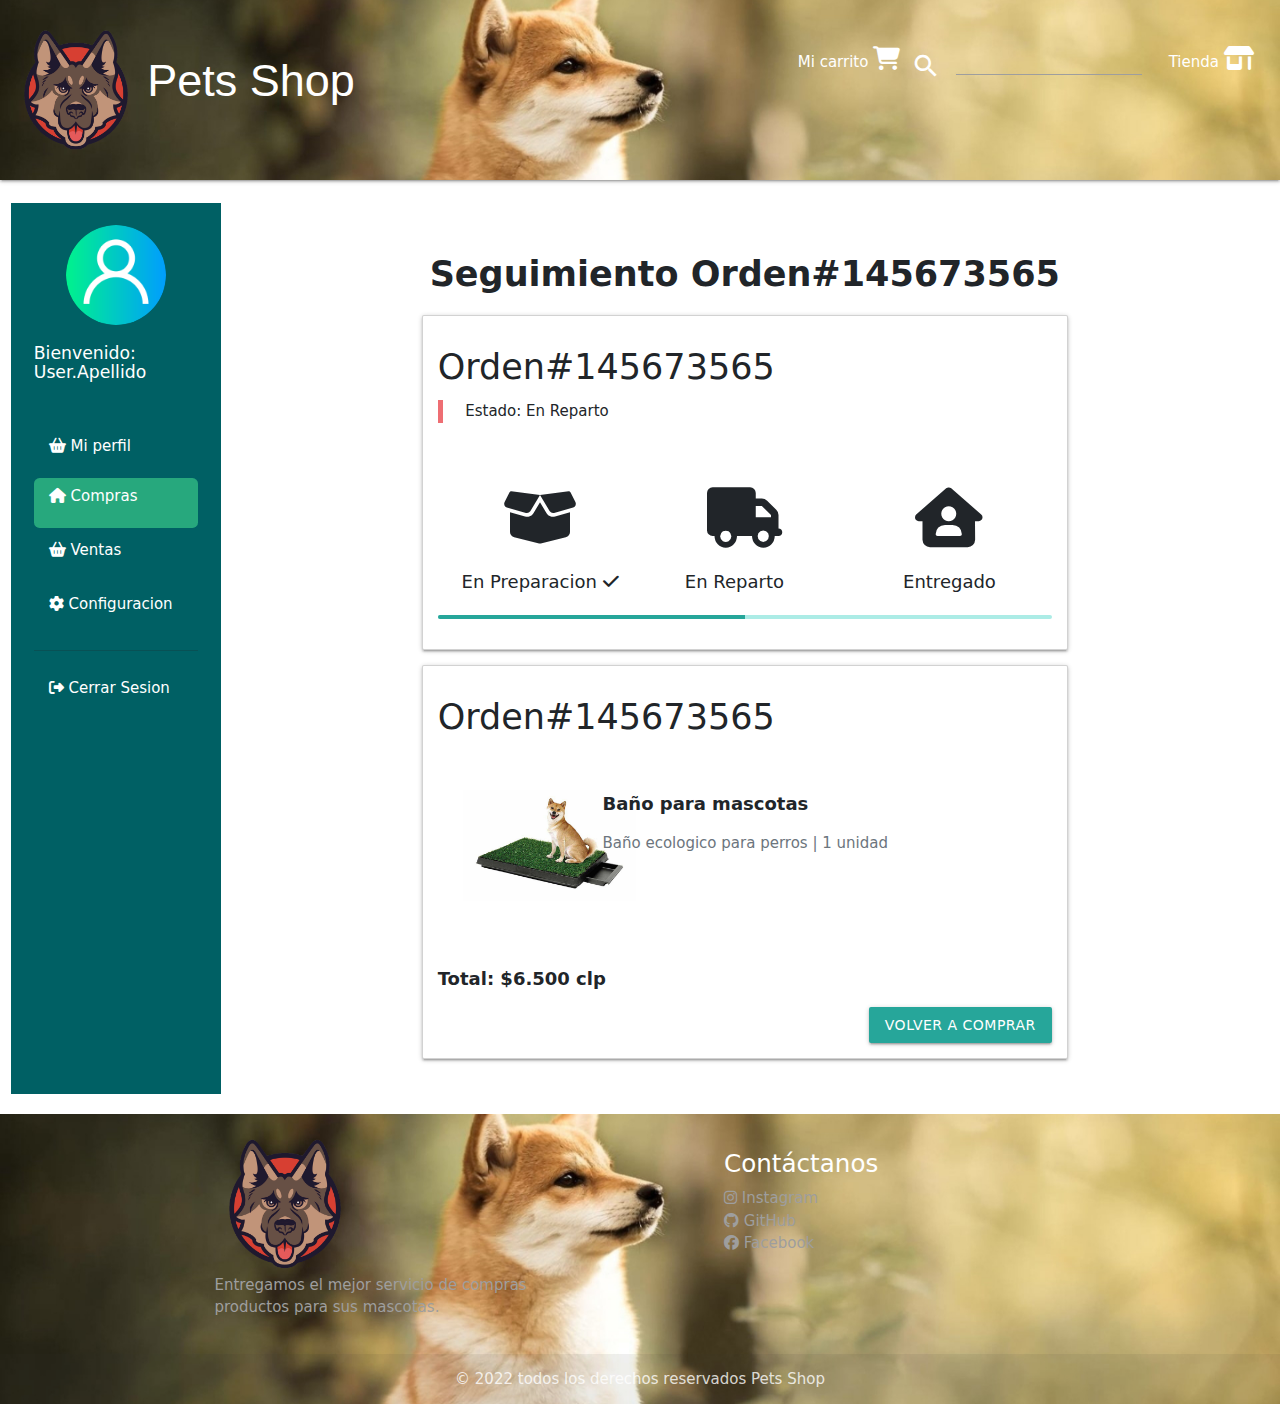
<file: seguimiento.html>
<!DOCTYPE html>
<html lang="en">
<head>
    <meta charset="UTF-8">
    <meta http-equiv="X-UA-Compatible" content="IE=edge">
    <meta name="viewport" content="width=device-width, initial-scale=1.0">
    <title>Mascotas</title>

   <!-- Latest compiled and minified CSS -->
  <link href="https://cdn.jsdelivr.net/npm/bootstrap@5.1.3/dist/css/bootstrap.min.css" rel="stylesheet">

  <link rel="stylesheet" href="https://cdnjs.cloudflare.com/ajax/libs/font-awesome/6.1.1/css/all.min.css">
  <link rel="stylesheet" href="css/style.css">

  <!-- jQuery library -->
  <script src="https://cdn.jsdelivr.net/npm/jquery@3.6.0/dist/jquery.slim.min.js"></script>




  <link href="https://fonts.googleapis.com/icon?family=Material+Icons" rel="stylesheet">
  <link href="css/materialize.css" type="text/css" rel="stylesheet" media="screen,projection" />
  <link href="css/style.css" type="text/css" rel="stylesheet" media="screen,projection" />
  


</head>
<body>
  <!-- INICIO Navbar--> 
    <nav class="nav-wraper navbar " style="min-height: 180px;">
      <div class="container-fluid">
        <a class="navbar-brand " href="#">
          <img src="img/Logo_Mascota-removebg-preview.png" alt="" width="130"> <span class="titulo-pagina">Pets Shop</span>
        </a>
        
  
        <a href="#" class="sidenav-trigger" data-target="mobile-links">
          <i class="fa-solid fa-bars"></i>
        </a>

        <ul class=" hide-on-med-and-down">

            <li class="nav-item">
                <a  class="nav-link "href="carrito.html"> Mi carrito <i class="fa-solid fa-cart-shopping"   ></i></a>
              </li>
          
          <li>
            <div class="row">
              <form class="col s12">
                <div class="row">
                  <div class="input-field col s6">
                    <i class="material-icons prefix">search</i>
                    <textarea id="icon_prefix2" class="materialize-textarea"></textarea>
                    <label for="icon_prefix2"></label>
                  </div>
                </div>
              </form>
          </li>
          
          <li class=""  >
            <a class="" href="user.html"  >Tienda <i class="fa-solid fa-shop"> </i></a>
          </li>
     

         

        </ul>
      </div>
    </nav>
  
    <ul class="sidenav teal lighten-4 " id="mobile-links">
      <li>
        <div class="chip">
          <img src="img/user.png" alt="Contact Person">
          Usuario Apellido
        </div>
      </li>

      <li >
        <a  class="nav-link "href="carrito.html"> Mi carrito <i class="fa-solid fa-cart-shopping"   ></i></a>
      </li>
      <li>
        <a class="nav-link " href="perfil.html"><i class="fa-solid fa-house"></i> Mi Perfil </i></a>
      </li>
      <li>
        <a class="nav-link " href="compras.html"><i class="fa-solid fa-bag-shopping"></i> Mis compras </i></a>
      </li>
      <li>
        <a class="nav-link " href="#"><i class="fa-solid fa-heart"></i> Mis favoritos </a>
      </li>
      <li class=""  >
        <a class="nav-link " href="user.html" >Tienda</a>
    </li>
      
      
      </div>
  
      <li>
        <div class="row">
          <form class="col s12">
            <div class="row">
              <div class="input-field col s6">
                <i class="material-icons prefix">search</i>
                <textarea id="icon_prefix2" class="materialize-textarea"></textarea>
                <label for="icon_prefix2">Busqueda</label>
              </div>
            </div>
          </form>
        </div>
  
        </div>
  
      </li>
      
      <li>
        <a class="nav-link "href="index.html"><i class="fa-solid fa-arrow-right-from-bracket"></i> Cerrar sesión </i></a>
      </li>
  
    </ul>

    <!-- TERMINO Navbar-->

    <div class="container-fluid mt-4">
        <div class="row">
            <div class="col-sm-2 cyan darken-4 hide-on-med-and-down " style="min-height: 80vh;">
                <div class="row perfil">
                    <div class="col-sm-12 mt-4 d-flex justify-content-center">
                        <img class="avatar" src="img/user.png" width="100" alt="">
                    </div>
                    <div class="col-sm-12 mt-2 d-flex justify-content-center text-white">
                        <h6>Bienvenido: User.Apellido</h6>
                    </div>
                </div>
                <div class="row">
                    <div class="col-sm-12">
                        <ul class="nav nav-pills flex-column mt-3">
                            <li class="nav-item mt-1">
                                <a class="nav-link" href="perfil.html"><i class="fa fa-basket-shopping"></i></i> Mi perfil</a>
                            </li>
                            <li class="nav-item activo rounded">
                                <a class="nav-link " href="compras.html"> <i class="fa fa-home"></i> Compras</a>
                            </li>
                            <li class="nav-item mt-1">
                                <a class="nav-link" href="#"><i class="fa fa-basket-shopping"></i></i> Ventas</a>
                            </li>
                            <li class="nav-item mt-1">
                                <a class="nav-link" href="#"><i class="fa fa-gear"></i> Configuracion</a>
                            </li>
                            <hr>
                            <li class="nav-item mt-1">
                                <a class="nav-link text-white" href="index.html"><i
                                        class="fa fa-right-from-bracket"></i> Cerrar Sesion</a>
                            </li>
                        </ul>
                    </div>
                </div>


            </div>
            <div class="col-sm-10">
                <div class="container-fluid">
                    <div class="row">
                        <div class="col-sm-2">

                        </div>
                        <div class="col-sm-8 mt-5 ">


                            <p class="compra-title text-center">Seguimiento Orden#145673565</p>


                            <div class="card">
                                <div class="card-body">
                                    <h4 class="card-title">
                                        <p class="compra-title2">Orden#145673565</p>
                                    </h4>

                                    <blockquote> Estado:
                                        En Reparto <div class="spinner-grow spinner-grow-sm text-danger" role="status">
                                               
                                        </div>
                                    </blockquote>
                                    <div class="row ">
                                        <div class="col-sm-4  d-flex justify-content-center">

                                            <i class="fa-solid fa-box-open fa-4x mt-5"></i>

                                        </div>
                                        <div class="col-sm-4  d-flex justify-content-center">
                                            <i class="fa-solid fa-truck fa-4x mt-5"></i>
                                        </div>

                                        <div class="col-sm-4  d-flex justify-content-center">
                                            <i class="fa-solid fa-house-user fa-4x mt-5"></i>
                                        </div>
                                    </div>


                                    <div class="row">
                                        <div class="col-sm-4 text-center seguimientotxt"> En Preparacion <i
                                                class="fa-solid fa-check"></i></div>
                                        <div class="col-sm-4 text-center seguimientotxt">En Reparto
                                            <div class="spinner-grow spinner-grow-sm text-success" role="status">
                                               
                                            </div>
                                        </div>

                                        <div class="col-sm-4 text-center seguimientotxt">Entregado</div>


                                    </div>
                                    <div class="progress">

                                        <div class="determinate" style="width: 50%;"></div>
                                    </div>

                                </div>

                            </div>

                            <div class="card">
                                <div class="card-body">
                                    <h4 class="card-title">
                                        <p class="compra-title2">Orden#145673565</p>
                                    </h4>
                                    <div class="row">
                                        <div class="col-sm-3"><img class="imgcompra"
                                                src="img/Baño ecologico para perros.jpg"></div>
                                        <div class="col-sm-9">
                                            <p class="card-text compra-texto mt-5">
                                                Baño para mascotas
                                            </p>
                                            <p class="text-secondary">Baño ecologico para perros | 1 unidad</p>
                                        </div>

                                    </div>



                                    <p class="compra-texto">Total: $6.500 clp</p>
                                    <div class="d-flex justify-content-end">
                                        <a href="#" class="card-link btn">Volver a comprar</a>
                                    </div>

                                </div>
                            </div>


                        </div>
                    </div>
                    <div class="col-sm-2 "></div>

                </div>

            </div>

        </div>
    </div>
    </div>


    <footer class="page-footer teal lighten-4 mt-0">
        <div class="container ">
            <div class="row">
                <div class="col l6 s12">
                    <img src="img/Logo_Mascota-removebg-preview.png" alt="" width="140">
                    <p class="grey-text text-white"> Entregamos el mejor servicio de compras productos para sus
                        mascotas. </p>
                </div>
                <div class="col l4 offset-l2 s12">
                    <h5 class="white-text">Contáctanos</h5>
                    <ul>
                        <li>
                            <a class="grey-text text-white" href="#!"><i class="fa-brands fa-instagram"></i>
                                Instagram</a>
                        </li>
                        <li><a class="grey-text text-white" href="#!"><i class="fa-brands fa-github"></i> GitHub</a>
                        </li>
                        <li><a class="grey-text text-white" href="#!"><i class="fa-brands fa-facebook"></i> Facebook</a>
                        </li>
                    </ul>
                </div>
            </div>
        </div>
        <div class="footer-copyright">
            <div class="container text-center">
                © 2022 todos los derechos reservados Pets Shop
            </div>
        </div>
    </footer>
<!-- Latest compiled JavaScript -->
<script src="https://cdn.jsdelivr.net/npm/bootstrap@4.6.1/dist/js/bootstrap.bundle.min.js"></script>



<!--  Scripts-->
<script src="https://code.jquery.com/jquery-2.1.1.min.js"></script>
<script src="js/materialize.js"></script>
<script src="js/init.js"></script>

</body>

</html>
</file>
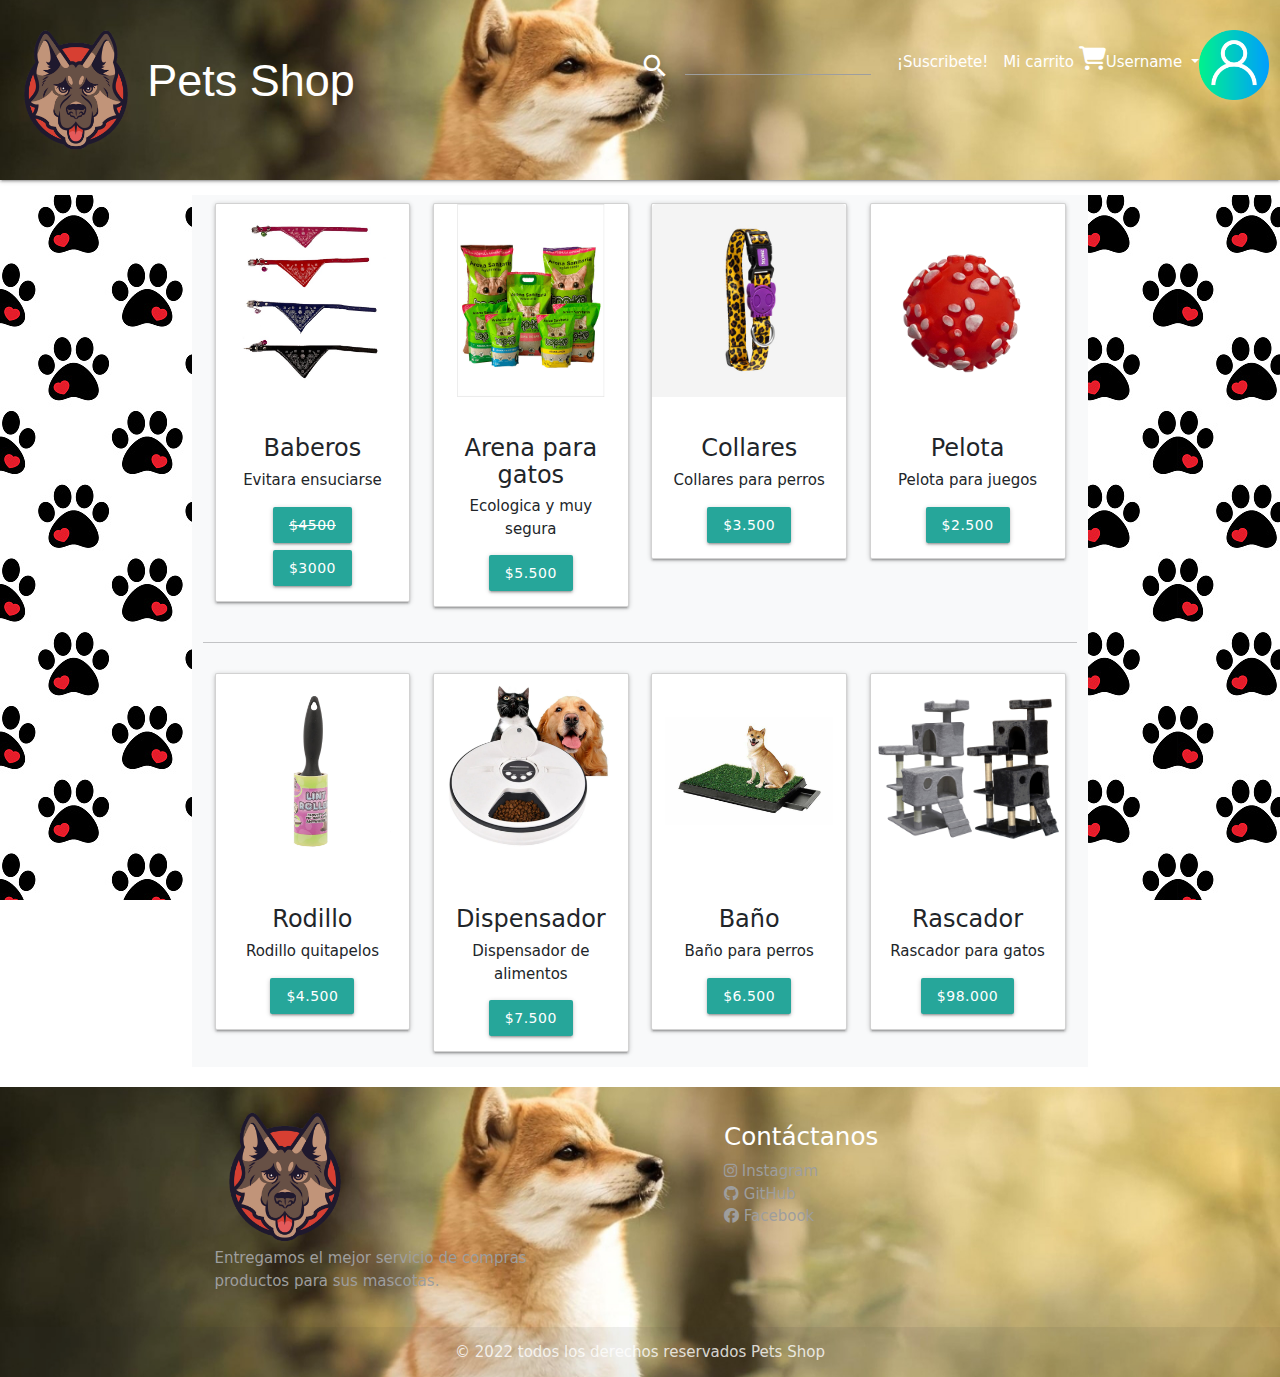
<file: user.html>
<!DOCTYPE html>
<html lang="en">
<head>
    <meta charset="UTF-8">
    <meta http-equiv="X-UA-Compatible" content="IE=edge">
    <meta name="viewport" content="width=device-width, initial-scale=1.0">
    <title>Mascotas</title>

   <!-- Latest compiled and minified CSS -->
  <link href="https://cdn.jsdelivr.net/npm/bootstrap@5.1.3/dist/css/bootstrap.min.css" rel="stylesheet">

  <link rel="stylesheet" href="https://cdnjs.cloudflare.com/ajax/libs/font-awesome/6.1.1/css/all.min.css">
  <link rel="stylesheet" href="css/style.css">

  <!-- jQuery library -->
  <script src="https://cdn.jsdelivr.net/npm/jquery@3.6.0/dist/jquery.slim.min.js"></script>




  <link href="https://fonts.googleapis.com/icon?family=Material+Icons" rel="stylesheet">
  <link href="css/materialize.css" type="text/css" rel="stylesheet" media="screen,projection" />
  <link href="css/style.css" type="text/css" rel="stylesheet" media="screen,projection" />
  


</head>
<body>
  <!-- INICIO Navbar--> 
    <nav class="nav-wraper navbar " style="min-height: 180px;">
      <div class="container-fluid"> 
        <a class="navbar-brand " href="#">
          <img src="img/Logo_Mascota-removebg-preview.png" alt="" width="130"> <span class="titulo-pagina">Pets Shop</span>
        </a>
        
  
        <a href="#" class="sidenav-trigger" data-target="mobile-links">
          <i class="fa-solid fa-bars"></i>
        </a>

        <ul class=" hide-on-med-and-down">
          
          <li>
            <div class="row">
              <form class="col s12">
                <div class="row">
                  <div class="input-field col s6">
                    <i class="material-icons prefix">search</i>
                    <textarea id="icon_prefix2" class="materialize-textarea"></textarea>
                    <label for="icon_prefix2"></label>
                  </div>
                </div>
              </form>
          </li>
          
          <li class=""  >
              <a class="" href="#" data-toggle="modal" data-target="#modalSuscriptor" >¡Suscribete!</a>
          </li>
          
            <li class="nav-item">
              <a  class="nav-link "href="carrito.html" > Mi carrito <i class="fa-solid fa-cart-shopping"   ></i></a>
            </li>
          <li class="nav-item dropdown">
              <a class="nav-link dropdown-toggle text-white  " href="#" id="navbardrop" data-toggle="dropdown">
                Username
              </a>
              <div class="dropdown-menu">
                <a class="dropdown-item" href="perfil.html"><i class="fa-solid fa-house"></i> Mi Perfil </i></a>
                <a class="dropdown-item" href="compras.html"><i class="fa-solid fa-bag-shopping"></i> Mis compras </i></a>
                <a class="dropdown-item" href="#"><i class="fa-solid fa-heart"></i> Mis favoritos </a>
                <a class="dropdown-item" href="index.html"><i class="fa-solid fa-arrow-right-from-bracket"></i> Cerrar sesión </i></a>

              </div>
            </li>
          <li class="">
              <img src="img/user.png"  width="70px"  alt="">

        </ul>
      </div>
    </nav>
  
    <ul class="sidenav teal lighten-4 " id="mobile-links">

   

      



      <li>
        <div class="chip">
          <img src="img/user.png" alt="Contact Person">
          Usuario Apellido
        </div>
      </li>

      <li >
        <a  class="nav-link "href="carrito.html"> Mi carrito <i class="fa-solid fa-cart-shopping"   ></i></a>
      </li>
      <li>
        <a class="nav-link " href="perfil.html"><i class="fa-solid fa-house"></i> Mi Perfil </i></a>
      </li>
      <li>
        <a class="nav-link " href="compras.html"><i class="fa-solid fa-bag-shopping"></i> Mis compras </i></a>
      </li>
      <li>
        <a class="nav-link " href="#"><i class="fa-solid fa-heart"></i> Mis favoritos </a>
      </li>
      <li class=""  >
        <a class="nav-link " href="user.html" >Tienda</a>
    </li>
      
      
      </div>
  
      <li>
        <div class="row">
          <form class="col s12">
            <div class="row">
              <div class="input-field col s6">
                <i class="material-icons prefix">search</i>
                <textarea id="icon_prefix2" class="materialize-textarea"></textarea>
                <label for="icon_prefix2">Busqueda</label>
              </div>
            </div>
          </form>
        </div>
  
        </div>
  
      </li>
      
      <li>
        <a class="nav-link "href="index.html"><i class="fa-solid fa-arrow-right-from-bracket"></i> Cerrar sesión </i></a>
      </li>
  
    </ul>

    <!-- TERMINO Navbar-->


    <!-- INICIO Productos en cartas-->
    <div id="fondo">
    <div class="container bg-light ">
      <div class="row mt-3 text-center">
          <div class="col-md-3">
              <div class="card adapt" >
                  <img class="card-img-top" src="img/baberos.jpg" alt="Card image"||  >
                  <div class="card-body">
                    <h4 class="card-title">Baberos</h4>
                    <p class="card-text">Evitara ensuciarse</p>
                    <a href="#" class="btn btn-primary"><strike>$4500</strike></a>
                    <br>
                    <a href="#" class="btn btn-primary mt-2">$3000</a>
                  </div>
                </div>
          </div>
          <div class="col-md-3">
              <div class="card adapt">
                  <img class="card-img-top" src="img/arena para gatos.png" alt="Card image">
                  <div class="card-body">
                    <h4 class="card-title">Arena para gatos</h4>
                    <p class="card-text">Ecologica y muy segura</p>
                    <a href="#" class="btn btn-primary">$5.500</a>
                  </div>
                </div>

          </div>
          <div class="col-md-3">
              <div class="card adapt" >
                  <img class="card-img-top" src="img/HONEY COLLAR DOG 001.jpg" alt="Card image">
                  <div class="card-body">
                    <h4 class="card-title">Collares</h4>
                    <p class="card-text">Collares para perros</p>
                    <a href="#" class="btn btn-primary">$3.500</a>
                  </div>
                </div>
          </div>
          <div class="col-md-3">
              <div class="card adapt" >
                  <img class="card-img-top" src="img/pelotita para perros.png" alt="Card image">
                  <div class="card-body">
                    <h4 class="card-title">Pelota</h4>
                    <p class="card-text">Pelota para juegos</p>
                    <a href="#" class="btn btn-primary">$2.500</a>
                  </div>
                </div>
          </div>
      </div>
      <hr>
      <div class="row mt-4 text-center">
          <div class="col-md-3 ">
              <div class="card adapt">
                  <img class="card-img-top" src="img/rodillo quitapelos.jpg" alt="Card image">
                  <div class="card-body">
                    <h4 class="card-title">Rodillo</h4>
                    <p class="card-text">Rodillo quitapelos</p>
                    <a href="#" class="btn btn-primary">$4.500</a>
                  </div>
                </div>
          </div>
          <div class="col-md-3">
              <div class="card adapt">
                  <img class="card-img-top" src="img/dispensador de alimentos.jpg" alt="Card image">
                  <div class="card-body">
                    <h4 class="card-title">Dispensador</h4>
                    <p class="card-text">Dispensador de alimentos</p>
                    <a href="#" class="btn btn-primary">$7.500</a>
                  </div>
                </div>

          </div>
          <div class="col-md-3">
              <div class="card adapt">
                  <img class="card-img-top" src="img/Baño ecologico para perros.jpg" alt="Card image">
                  <div class="card-body">
                    <h4 class="card-title">Baño</h4>
                    <p class="card-text">Baño para perros</p>
                    <a href="#" class="btn btn-primary">$6.500</a>
                  </div>
                </div>
          </div>
          <div class="col-md-3 ">
              <div class="card adapt">
                  <img class="card-img-top" src="img/rascador para gatos.jpg" alt="Card image">
                  <div class="card-body">
                    <h4 class="card-title">Rascador</h4>
                    <p class="card-text">Rascador para gatos</p>
                    <a href="#" class="btn btn-primary">$98.000</a>
                  </div>
                </div>
          </div>
      </div>
  </div>
</div>

  <!-- INICIO Suscriptor-->
  <div class="modal" id="modalSuscriptor">
    <div class="modal-dialog">
      <div class="modal-content">
  
        <!-- Modal Header Suscriptor-->
        <div class="modal-header">
          <h4 class="modal-title">Suscripción</h4>
          <button type="button" class="close" data-dismiss="modal">&times;</button>
        </div>
  
        <!-- Modal body Suscriptor -->
        <div class="modal-body" id="imgsubs">
            <img src="img/suscribir.png" alt="50" width="180" >
            <form">

            <div class="form-group mt-3">
              <label for="txtUser">Rut</label>
              <input type="text" placeholder="ej:13345544-6" class="form-control" name="txtUser" id="txtUser">
            </div>
              <div class="form-group mt-3">
                <label for="txtUser">Nombre</label>
                <input type="text" placeholder="ej:james" class="form-control" name="txtUser" id="txtUser">
              </div>
              <div class="form-group">   
                <label for="txtUser">Apellido:</label>
                <input type="text" placeholder="ej:garcia" class="form-control" name="txtUser" id="txtUser">
              </div>
              <div class="form-group">
                <label for="txtUser">Metodo de pago</label>
                <div class="">
                  <form action="#">
                    <p>
                      <label class="letra mt-3 ">
                        <input class="with-gap" name="group1" type="radio"  />
                        <span>Debito</span>
                      </label>
                    </p>
                    <p>
                      <label>
                        <input class="with-gap" name="group1" type="radio"  />
                        <span>Credito</span>
                      </label>
                    </p>
                    <hr>
                    <label for="txtUser"><h4>Total:  $4.500</h4></label>
                  </form>
                </div>
              </div>
              <div>

                <button type="button" class="btn btn-success" data-target="modal">Suscribirse</button>
                <button type="button" class="btn btn-danger" data-target="modal">Eliminar </button>
                <button type="button" class="btn btn-info" data-target="modal">Editar</button>

              </div>
             
            </form>
        </div>
  
        <!-- Modal footer Suscripción -->
        <div class="modal-footer">
          <button type="button" class="btn btn-danger" data-dismiss="modal">Cerrar</button>
        </div>
      </div>
    </div>
  </div>
  
    
    

    <footer class="page-footer teal lighten-4">
      <div class="container ">
        <div class="row">
          <div class="col l6 s12">
            <img src="img/Logo_Mascota-removebg-preview.png" alt="" width="140">
            <p class="grey-text text-white "> Entregamos el mejor servicio de compras productos para sus mascotas. </p>
          </div>
          <div class="col l4 offset-l2 s12">
            <h5 class="white-text">Contáctanos</h5>
            <ul>
              <li>
                <a class="grey-text text-white" href="#!"><i class="fa-brands fa-instagram"></i> Instagram</a>
              </li>
              <li><a class="grey-text text-white" href="#!"><i class="fa-brands fa-github"></i> GitHub</a>
              </li>
              <li><a class="grey-text text-white" href="#!"><i class="fa-brands fa-facebook"></i> Facebook</a>
              </li>
            </ul>
          </div>
        </div>
      </div>
      <div class="footer-copyright">
        <div class="container text-center">
        © 2022 todos los derechos reservados Pets Shop
        </div>
      </div>
    </footer>

    



    
<!--  Scripts-->
<script src="https://code.jquery.com/jquery-2.1.1.min.js"></script>
<script src="js/materialize.js"></script>
<script src="js/init.js"></script>
<!-- Scripts -->
  <script src="https://cdn.jsdelivr.net/npm/bootstrap@4.6.1/dist/js/bootstrap.bundle.min.js"></script>




</body>
</html>
</file>
<file: css/style.css>
.sus:hover{
    color: blanchedalmond;
}


.nav-item{
    height: 50px;
}


.username{
    font-size: large; 
    font-weight: bold;

}
.titulo-pagina{
    font-size: 45px;
    color: white;
    font-family:'Segoe UI', Tahoma, Geneva, Verdana, sans-serif;
    
}
.compra-title{
    font-size: 35px; 
    font-weight: bold;

}
.compra-title2{
    font-size: 35px; 
    
}
.compra-texto{

    font-weight: 600;
    font-size: larger;
}
.imgcompra{
    width: 200px;
}

.seguimientotxt{
    font-size: larger
    ;
}
.nav-link {
    color: white;
}

.nav-link .fa {
    transition: all 1s;
}

.nav-link:hover .fa {
    transform: rotate(360deg);
    font-size: 18px;
    
}

.nav-link:hover {
    color: white;
    background-color: gray;
}

.activo {
    background-color:rgb(39, 168, 125);
    
}

.avatar {
    width: 100px;
    height: 100px;
    border-radius: 50%;
}
#imgsubs img{
    text-align: center;
    margin: auto;
    display: block;
}
#imgres img{
    text-align: center;
    margin: auto;
    display: block;
}
#fondo{
    background-image: url(../img/fondo.jpg);
    background-attachment: fixed;
}

.page-footer{
    background-image: url(../img/fondo\ de\ pantalla.jpg);
    background-size: cover;
    background-position:top;
}

.navbar{
    background-image: url(../img/fondo\ de\ pantalla.jpg);
    background-size: cover;
    background-position:top;
}
</file>
